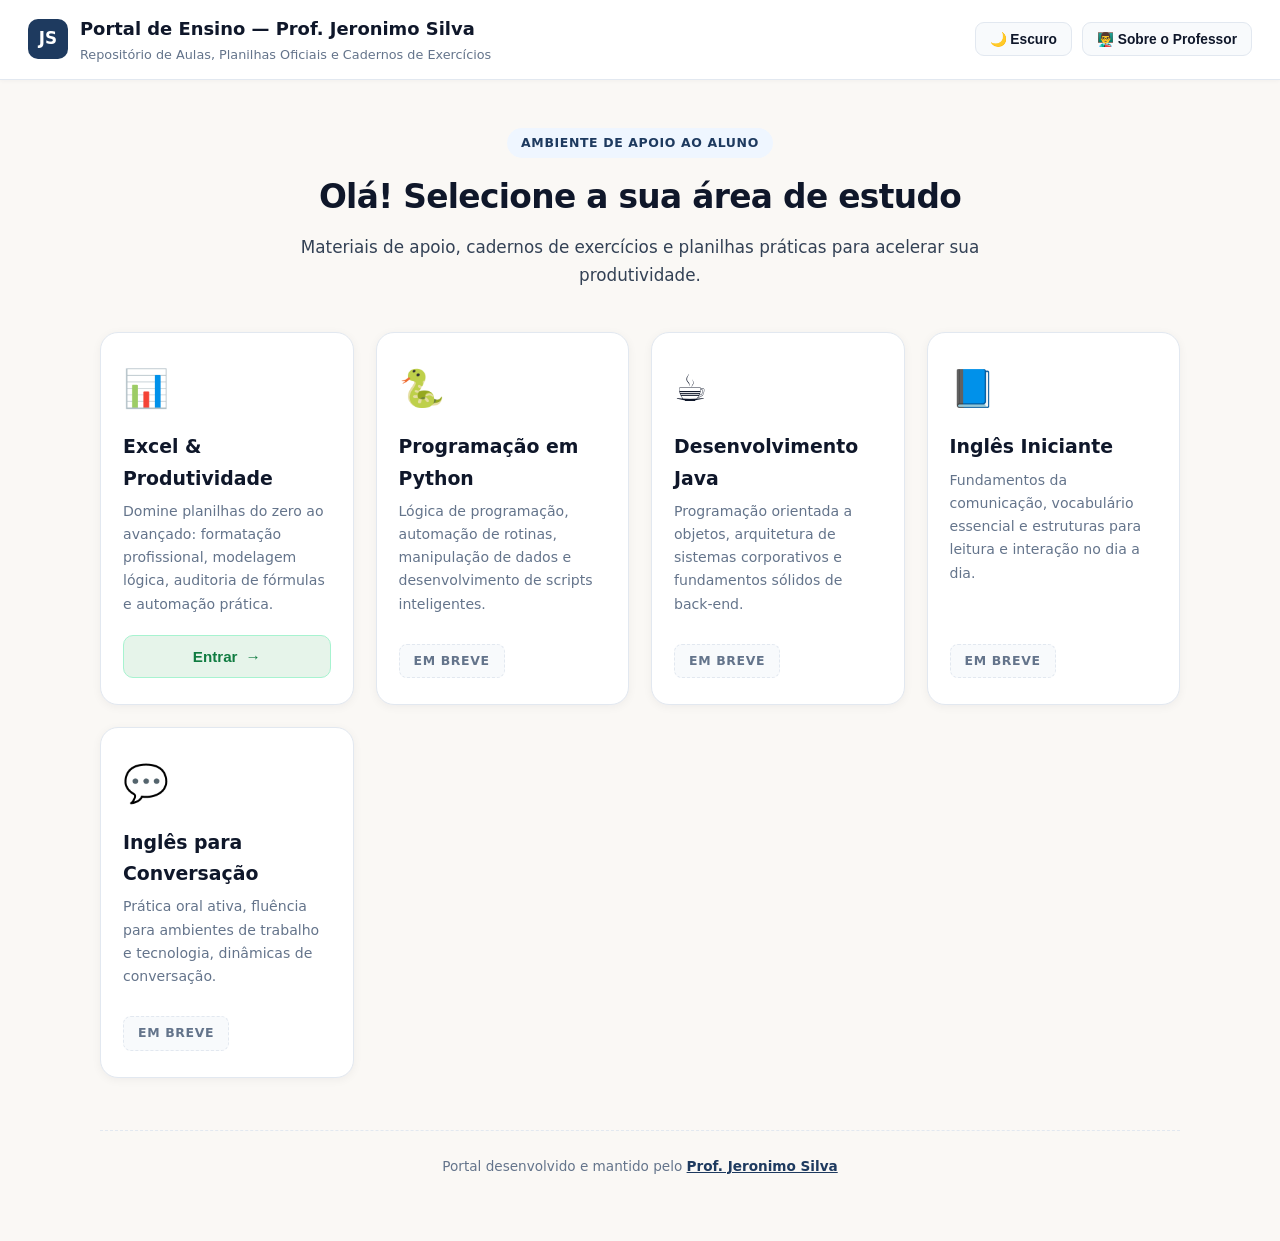
<file: index.html>
<!DOCTYPE html>
<html lang="pt-BR">
<head>
  <meta charset="UTF-8" />
  <meta name="viewport" content="width=device-width, initial-scale=1.0" />
  <title>Portal de Ensino — Prof. Jeronimo Silva</title>
  <link rel="stylesheet" href="style.css" />
</head>
<body>
  <div id="appRoot"></div>
  <script src="vendor/sql-wasm.js"></script>
  <script src="app.js"></script>
</body>
</html>
</file>
<file: style.css>
/* ==========================================================================
   PORTAL DE ESTUDOS — PROF. JERONIMO SILVA
   Arquitetura Unificada: Recepção por Turmas (Tela 1) -> Apostila Limpa (Tela 2)
   ========================================================================== */

:root {
  --excel-green: #107c41;
  --excel-green-light: #e6f4ea;
  --excel-green-hover: #0c5e31;
  --navy-primary: #1e3a5f;
  --navy-light: #eff6ff;
  --amber-accent: #d97706;
  --amber-soft: #fef3c7;
  --bg-page: #f8fafc;
  --bg-warm: #faf8f5;
  --card-white: #ffffff;
  --text-dark: #0f172a;
  --text-body: #334155;
  --text-muted: #64748b;
  --border-light: #e2e8f0;
  --shadow-sm: 0 2px 10px rgba(15, 23, 42, 0.05);
  --shadow-md: 0 12px 28px -6px rgba(15, 23, 42, 0.1);
  --radius-md: 12px;
  --radius-lg: 18px;
}

[data-theme="dark"], body.dark-theme {
  --excel-green: #22c55e;
  --excel-green-light: #064e3b;
  --excel-green-hover: #16a34a;
  --navy-primary: #38bdf8;
  --navy-light: #0f2744;
  --amber-accent: #f59e0b;
  --amber-soft: #451a03;
  --bg-page: #0b1120;
  --bg-warm: #0f172a;
  --card-white: #1e293b;
  --text-dark: #f8fafc;
  --text-body: #cbd5e1;
  --text-muted: #94a3b8;
  --border-light: #334155;
  --shadow-sm: 0 2px 10px rgba(0, 0, 0, 0.4);
  --shadow-md: 0 12px 28px -6px rgba(0, 0, 0, 0.6);
}

* {
  box-sizing: border-box;
  margin: 0;
  padding: 0;
}

body {
  font-family: 'Segoe UI', system-ui, -apple-system, sans-serif;
  background-color: var(--bg-page);
  color: var(--text-dark);
  line-height: 1.65;
}

/* --------------------------------------------------------------------------
   CABEÇALHO PRINCIPAL (LIMPO E ACOLHEDOR)
   -------------------------------------------------------------------------- */
.topbar {
  background: var(--card-white);
  border-bottom: 1px solid var(--border-light);
  padding: 14px 28px;
  display: flex;
  justify-content: space-between;
  align-items: center;
  flex-wrap: wrap;
  gap: 14px;
  position: sticky;
  top: 0;
  z-index: 100;
  box-shadow: 0 1px 4px rgba(15, 23, 42, 0.04);
  transition: transform 0.28s ease, box-shadow 0.28s ease;
  will-change: transform;
}

.topbar.topbar-hidden {
  transform: translateY(-100%);
  box-shadow: none;
}

.brand {
  display: flex;
  align-items: center;
  gap: 12px;
  cursor: pointer;
}

.brand-logo,
.brand-badge {
  background: var(--navy-primary);
  color: #fff;
  font-weight: 800;
  width: 40px;
  height: 40px;
  border-radius: 10px;
  display: flex;
  align-items: center;
  justify-content: center;
  font-size: 1.05rem;
}

body.dark-theme .brand-logo,
body.dark-theme .brand-badge {
  color: #0f172a;
}

.brand-text h1,
.brand-title h1 {
  font-size: 1.12rem;
  color: var(--text-dark);
  font-weight: 700;
}

.brand-text span,
.brand-title p {
  font-size: 0.8rem;
  color: var(--text-muted);
  display: block;
}

.topbar-actions {
  display: flex;
  align-items: center;
  gap: 10px;
  flex-wrap: wrap;
}

.topbar-btn {
  background: var(--bg-page);
  border: 1px solid var(--border-light);
  color: var(--text-dark);
  padding: 8px 14px;
  border-radius: 9px;
  font-size: 0.86rem;
  font-weight: 600;
  cursor: pointer;
  transition: all 0.15s;
  display: inline-flex;
  align-items: center;
  gap: 6px;
}

.topbar-btn:hover {
  background: var(--navy-light);
  border-color: var(--navy-primary);
  color: var(--navy-primary);
}

.btn-back-home {
  background: var(--bg-page);
  border: 1px solid var(--border-light);
  color: var(--navy-primary);
  padding: 8px 16px;
  border-radius: 9px;
  font-size: 0.88rem;
  font-weight: 700;
  cursor: pointer;
  transition: all 0.15s;
  display: inline-flex;
  align-items: center;
  gap: 6px;
}

.btn-back-home:hover {
  background: var(--navy-light);
  border-color: var(--navy-primary);
}

/* --------------------------------------------------------------------------
   TELA 1: RECEPÇÃO CALMA ORGANIZADA POR MODALIDADE E TURMAS
   -------------------------------------------------------------------------- */
.home-wrapper {
  background: var(--bg-warm);
  min-height: calc(100vh - 70px);
  padding: 48px 20px 64px;
}

.home-container {
  max-width: 1080px;
  margin: 0 auto;
}

.home-hero {
  text-align: center;
  max-width: 680px;
  margin: 0 auto 42px;
}

.home-hero-badge {
  display: inline-block;
  background: var(--navy-light);
  color: var(--navy-primary);
  font-size: 0.78rem;
  font-weight: 700;
  text-transform: uppercase;
  letter-spacing: 0.05em;
  padding: 5px 14px;
  border-radius: 99px;
  margin-bottom: 12px;
}

.home-hero h2 {
  font-size: 2.05rem;
  color: var(--text-dark);
  margin-bottom: 10px;
  letter-spacing: -0.02em;
}

.home-hero p {
  font-size: 1.05rem;
  color: var(--text-body);
}

.areas-grid {
  display: grid;
  grid-template-columns: repeat(auto-fit, minmax(245px, 1fr));
  gap: 22px;
}

.area-card {
  background: var(--card-white);
  border: 1px solid var(--border-light);
  border-radius: var(--radius-lg);
  padding: 26px 22px;
  box-shadow: var(--shadow-sm);
  display: flex;
  flex-direction: column;
  justify-content: space-between;
  transition: all 0.2s ease;
}

.area-card:hover {
  transform: translateY(-3px);
  box-shadow: var(--shadow-md);
}

.area-icon {
  font-size: 2.3rem;
  margin-bottom: 12px;
  display: block;
}

.area-card h3 {
  font-size: 1.18rem;
  color: var(--text-dark);
  margin-bottom: 6px;
}

.area-card p {
  font-size: 0.88rem;
  color: var(--text-muted);
  margin-bottom: 18px;
}

.turmas-group-label {
  font-size: 0.74rem;
  font-weight: 700;
  text-transform: uppercase;
  letter-spacing: 0.05em;
  color: var(--text-muted);
  margin-bottom: 8px;
  display: block;
}

.turmas-list {
  display: flex;
  flex-direction: column;
  gap: 8px;
}

.btn-turma {
  width: 100%;
  text-align: left;
  padding: 11px 14px;
  border-radius: 10px;
  font-size: 0.88rem;
  font-weight: 700;
  cursor: pointer;
  transition: all 0.18s;
  display: flex;
  justify-content: space-between;
  align-items: center;
  border: 1px solid transparent;
}

.btn-turma.active-turma {
  background: var(--excel-green-light);
  color: var(--excel-green);
  border-color: #a7f3d0;
}

.btn-turma.active-turma:hover {
  background: var(--excel-green);
  color: #fff;
}

.btn-entrar {
  width: 100%;
  padding: 12px 18px;
  border-radius: 10px;
  font-size: 0.95rem;
  font-weight: 700;
  cursor: pointer;
  transition: all 0.18s;
  display: flex;
  justify-content: center;
  align-items: center;
  gap: 8px;
  background: var(--excel-green-light);
  color: var(--excel-green);
  border: 1px solid #a7f3d0;
}

.btn-entrar:hover {
  background: var(--excel-green);
  color: #fff;
  border-color: var(--excel-green);
  transform: translateY(-2px);
  box-shadow: 0 4px 12px rgba(16, 124, 65, 0.25);
}

body.dark-theme .btn-entrar {
  background: rgba(34, 197, 94, 0.15);
  color: #4ade80;
  border-color: rgba(34, 197, 94, 0.3);
}

body.dark-theme .btn-entrar:hover {
  background: #16a34a;
  color: #fff;
  border-color: #16a34a;
}

.btn-turma.secondary-turma {
  background: var(--bg-page);
  color: var(--text-body);
  border-color: var(--border-light);
}

.btn-turma.secondary-turma:hover {
  background: var(--navy-light);
  color: var(--navy-primary);
  border-color: #bfdbfe;
}

/* --------------------------------------------------------------------------
   TELA 2: APOSTILA DIGITAL DA TURMA (MENU LATERAL + 1 AULA POR VEZ)
   -------------------------------------------------------------------------- */
.classroom-layout {
  display: grid;
  grid-template-columns: 300px 1fr;
  min-height: calc(100vh - 70px);
  max-width: 1340px;
  margin: 0 auto;
}

@media (max-width: 860px) {
  .classroom-layout {
    grid-template-columns: 1fr;
  }
}

.sidebar {
  background: var(--card-white);
  border-right: 1px solid var(--border-light);
  padding: 24px 16px;
}

.turma-badge-box {
  background: var(--navy-light);
  border: 1px solid #bfdbfe;
  border-radius: 10px;
  padding: 12px 14px;
  margin-bottom: 20px;
}

.turma-badge-box span {
  font-size: 0.72rem;
  font-weight: 800;
  text-transform: uppercase;
  color: var(--navy-primary);
  letter-spacing: 0.05em;
  display: block;
}

.turma-badge-box strong {
  font-size: 0.94rem;
  color: var(--text-dark);
}

.nav-section-title {
  font-size: 0.73rem;
  text-transform: uppercase;
  letter-spacing: 0.06em;
  color: var(--text-muted);
  font-weight: 700;
  margin: 18px 10px 8px;
}

.nav-item {
  display: flex;
  align-items: center;
  gap: 10px;
  width: 100%;
  text-align: left;
  background: transparent;
  border: none;
  padding: 10px 12px;
  border-radius: 9px;
  font-size: 0.9rem;
  color: var(--text-body);
  cursor: pointer;
  transition: all 0.15s;
  margin-bottom: 4px;
}

.nav-item:hover {
  background: var(--bg-page);
  color: var(--text-dark);
}

.nav-item.active {
  background: var(--excel-green-light);
  color: var(--excel-green);
  font-weight: 700;
}

.content-area {
  padding: 40px 52px;
  max-width: 880px;
}

@media (max-width: 640px) {
  .content-area {
    padding: 24px 18px;
  }
}

.chapter-tag {
  font-size: 0.82rem;
  color: var(--excel-green);
  font-weight: 700;
  text-transform: uppercase;
  letter-spacing: 0.04em;
  margin-bottom: 8px;
}

.chapter-title {
  font-size: 1.9rem;
  font-weight: 800;
  color: var(--text-dark);
  margin-bottom: 12px;
  line-height: 1.25;
}

.chapter-lead {
  font-size: 1.05rem;
  color: var(--text-body);
  margin-bottom: 28px;
}

.download-banner {
  background: linear-gradient(135deg, #f0fdf4 0%, #dcfce7 100%);
  border: 1px solid #86efac;
  border-radius: var(--radius-md);
  padding: 20px 24px;
  display: flex;
  justify-content: space-between;
  align-items: center;
  flex-wrap: wrap;
  gap: 16px;
  margin-bottom: 32px;
}

.download-banner h4 {
  color: #065f46;
  font-size: 1.02rem;
  margin-bottom: 3px;
}

.download-banner p {
  color: #047857;
  font-size: 0.86rem;
}

.btn-dl {
  background: var(--excel-green);
  color: #fff;
  text-decoration: none;
  padding: 12px 20px;
  border-radius: 10px;
  font-weight: 700;
  font-size: 0.92rem;
  display: inline-flex;
  align-items: center;
  gap: 8px;
  box-shadow: 0 4px 12px rgba(16, 124, 65, 0.22);
  transition: all 0.2s;
}

.btn-dl:hover {
  background: var(--excel-green-hover);
  transform: translateY(-1px);
}

.download-banner-extra {
  background: linear-gradient(135deg, #f5f3ff 0%, #ede9fe 100%);
  border: 1px solid #c4b5fd;
  margin-top: -16px;
  margin-bottom: 32px;
}

.download-banner-extra h4 {
  color: #5b21b6;
}

.download-banner-extra p {
  color: #6d28d9;
}

.btn-dl-extra {
  background: #6d28d9;
  box-shadow: 0 4px 12px rgba(109, 40, 217, 0.25);
}

.btn-dl-extra:hover {
  background: #5b21b6;
  transform: translateY(-1px);
}

.section-h3 {
  font-size: 1.22rem;
  color: var(--text-dark);
  margin: 28px 0 14px;
  padding-bottom: 8px;
  border-bottom: 2px solid var(--border-light);
}

.concept-grid {
  display: grid;
  grid-template-columns: repeat(auto-fit, minmax(230px, 1fr));
  gap: 14px;
  margin-bottom: 24px;
}

.concept-card {
  background: var(--card-white);
  border: 1px solid var(--border-light);
  border-radius: 10px;
  padding: 16px;
  box-shadow: var(--shadow-sm);
}

.concept-card strong {
  display: block;
  color: var(--navy-primary);
  font-size: 0.95rem;
  margin-bottom: 6px;
}

.concept-card p {
  font-size: 0.86rem;
  color: var(--text-body);
}

.callout-tip {
  background: var(--amber-soft);
  border-left: 4px solid var(--amber-accent);
  padding: 16px 20px;
  border-radius: 8px;
  color: #78350f;
  font-size: 0.92rem;
  margin: 24px 0;
}

.accordion-item {
  background: var(--card-white);
  border: 1px solid var(--border-light);
  border-radius: 10px;
  margin-bottom: 10px;
  overflow: hidden;
}

.accordion-header {
  width: 100%;
  text-align: left;
  background: var(--card-white);
  border: none;
  padding: 15px 18px;
  font-size: 0.95rem;
  font-weight: 700;
  color: var(--text-dark);
  cursor: pointer;
  display: flex;
  justify-content: space-between;
  align-items: center;
}

.accordion-header:hover {
  background: #f1f5f9;
}

.accordion-body {
  padding: 12px 18px 16px;
  font-size: 0.9rem;
  color: var(--text-body);
  border-top: 1px solid var(--border-light);
  display: none;
}

.accordion-item.open .accordion-body {
  display: block;
}

.pager-row {
  display: flex;
  justify-content: space-between;
  margin-top: 40px;
  padding-top: 20px;
  border-top: 1px solid var(--border-light);
  gap: 14px;
}

.pager-btn {
  background: var(--card-white);
  border: 1px solid var(--border-light);
  padding: 11px 18px;
  border-radius: 10px;
  font-size: 0.9rem;
  font-weight: 600;
  color: var(--navy-primary);
  cursor: pointer;
  transition: all 0.15s;
}

.pager-btn:hover {
  border-color: var(--excel-green);
  background: var(--excel-green-light);
}

kbd.light-kbd {
  background: #fff;
  border: 1px solid #cbd5e1;
  border-bottom-width: 2px;
  border-radius: 5px;
  padding: 2px 7px;
  font-family: monospace;
  font-weight: 700;
  color: var(--navy-primary);
}

/* --------------------------------------------------------------------------
   GLOSSÁRIO TÉCNICO & ATALHOS PRÁTICOS
   -------------------------------------------------------------------------- */
.glossary-search {
  width: 100%;
  background: var(--card-white);
  border: 1px solid var(--border-light);
  border-radius: 10px;
  padding: 12px 16px;
  font-size: 0.95rem;
  color: var(--text-dark);
  margin-bottom: 22px;
  box-shadow: var(--shadow-sm);
}

.glossary-search:focus {
  outline: none;
  border-color: var(--excel-green);
}

.glossary-grid {
  display: grid;
  grid-template-columns: repeat(auto-fill, minmax(310px, 1fr));
  gap: 18px;
  margin-top: 10px;
}

.glossary-card {
  background: var(--card-white);
  border: 1px solid var(--border-light);
  border-radius: 14px;
  padding: 20px;
  box-shadow: var(--shadow-sm);
  display: flex;
  flex-direction: column;
  justify-content: space-between;
  transition: all 0.2s ease;
}

.glossary-card:hover {
  border-color: #cbd5e1;
  box-shadow: var(--shadow-md);
}

.glossary-term {
  font-size: 1.05rem;
  font-weight: 700;
  color: var(--navy-primary);
  margin-bottom: 8px;
}

.glossary-def {
  font-size: 0.88rem;
  color: var(--text-body);
  margin-bottom: 14px;
  line-height: 1.55;
}

.glossary-sources {
  display: flex;
  flex-wrap: wrap;
  gap: 6px;
  padding-top: 10px;
  border-top: 1px dashed var(--border-light);
}

.source-tag {
  background: var(--bg-page);
  color: var(--excel-green);
  border: 1px solid #cbd5e1;
  padding: 4px 10px;
  border-radius: 6px;
  font-size: 0.74rem;
  font-weight: 700;
  cursor: pointer;
  transition: all 0.15s;
}

.source-tag:hover {
  background: var(--excel-green);
  color: #fff;
  border-color: var(--excel-green);
}

/* --------------------------------------------------------------------------
   SEÇÃO: SOBRE O PROFESSOR & LINKS SOCIAIS (HOME E TURMA)
   -------------------------------------------------------------------------- */
.home-teacher-section {
  margin-top: 48px;
  padding-top: 36px;
  border-top: 1px dashed var(--border-light);
}

.teacher-card-main {
  background: var(--card-white);
  border: 1px solid var(--border-light);
  border-radius: var(--radius-lg);
  padding: 32px;
  box-shadow: var(--shadow-sm);
  display: flex;
  gap: 28px;
  align-items: flex-start;
  transition: all 0.2s ease;
}

.teacher-card-main:hover {
  box-shadow: var(--shadow-md);
  border-color: #cbd5e1;
}

.teacher-avatar-lg {
  width: 72px;
  height: 72px;
  border-radius: 18px;
  background: linear-gradient(135deg, var(--navy-primary) 0%, #2563eb 100%);
  color: #fff;
  font-size: 1.6rem;
  font-weight: 800;
  display: flex;
  align-items: center;
  justify-content: center;
  flex-shrink: 0;
  box-shadow: 0 4px 12px rgba(30, 58, 95, 0.25);
}

.teacher-content {
  flex: 1;
}

.teacher-tag {
  display: inline-block;
  background: var(--excel-green-light);
  color: var(--excel-green);
  font-size: 0.76rem;
  font-weight: 700;
  text-transform: uppercase;
  letter-spacing: 0.05em;
  padding: 4px 10px;
  border-radius: 6px;
  margin-bottom: 8px;
}

.teacher-name {
  font-size: 1.35rem;
  font-weight: 700;
  color: var(--text-dark);
  margin-bottom: 4px;
}

.teacher-headline {
  font-size: 0.95rem;
  font-weight: 600;
  color: var(--navy-primary);
  margin-bottom: 12px;
}

.teacher-bio {
  font-size: 0.92rem;
  color: var(--text-body);
  line-height: 1.6;
  margin-bottom: 20px;
}

.teacher-social-grid {
  display: flex;
  flex-wrap: wrap;
  gap: 12px;
}

.social-btn {
  display: inline-flex;
  align-items: center;
  gap: 10px;
  padding: 10px 16px;
  border-radius: 10px;
  text-decoration: none;
  font-size: 0.88rem;
  font-weight: 600;
  border: 1px solid var(--border-light);
  background: var(--bg-page);
  color: var(--text-dark);
  transition: all 0.2s ease;
}

.social-btn .social-icon {
  font-size: 1.15rem;
}

.social-btn .social-meta {
  display: flex;
  flex-direction: column;
  text-align: left;
}

.social-btn .social-meta strong {
  font-size: 0.84rem;
  line-height: 1.2;
}

.social-btn .social-meta small {
  font-size: 0.72rem;
  color: var(--text-muted);
  font-weight: normal;
}

.social-btn:hover {
  transform: translateY(-2px);
  box-shadow: 0 4px 12px rgba(15, 23, 42, 0.08);
}

.social-btn.linkedin:hover {
  background: #0077b5;
  color: #fff;
  border-color: #0077b5;
}
.social-btn.linkedin:hover small {
  color: #e0f2fe;
}

.social-btn.github:hover {
  background: #24292f;
  color: #fff;
  border-color: #24292f;
}
.social-btn.github:hover small {
  color: #cbd5e1;
}

.social-btn.instagram:hover {
  background: linear-gradient(45deg, #f09433, #e6683c, #dc2743, #cc2366, #bc1888);
  color: #fff;
  border-color: transparent;
}
.social-btn.instagram:hover small {
  color: #ffe4e6;
}

/* Sidebar teacher box */
.sidebar-teacher-box {
  margin-top: 24px;
  padding-top: 18px;
  border-top: 1px dashed var(--border-light);
}

.sidebar-teacher-header {
  display: flex;
  align-items: center;
  gap: 10px;
  margin-bottom: 12px;
}

.teacher-avatar-sm {
  width: 34px;
  height: 34px;
  border-radius: 8px;
  background: var(--navy-primary);
  color: #fff;
  font-weight: 700;
  font-size: 0.82rem;
  display: flex;
  align-items: center;
  justify-content: center;
  flex-shrink: 0;
}

.teacher-avatar-sm-img {
  width: 38px;
  height: 38px;
  border-radius: 50%;
  object-fit: cover;
  border: 2px solid var(--border-light);
  flex-shrink: 0;
}

.sidebar-teacher-name {
  font-size: 0.85rem;
  font-weight: 700;
  color: var(--text-dark);
  line-height: 1.2;
}

.sidebar-teacher-sub {
  font-size: 0.72rem;
  color: var(--text-muted);
}

.sidebar-social-links {
  display: flex;
  gap: 8px;
}

.sidebar-social-links a {
  flex: 1;
  display: inline-flex;
  align-items: center;
  justify-content: center;
  padding: 6px 0;
  background: var(--card-white);
  border: 1px solid var(--border-light);
  border-radius: 6px;
  font-size: 0.85rem;
  text-decoration: none;
  transition: all 0.15s ease;
}

.sidebar-social-links a:hover {
  border-color: var(--navy-primary);
  background: var(--navy-light);
  transform: translateY(-1px);
}

/* --------------------------------------------------------------------------
   TELA DEDICADA: SOBRE O PROFESSOR (VISÃO COMPLETA COM FOTO)
   -------------------------------------------------------------------------- */
.sobre-profile-card {
  background: var(--card-white);
  border: 1px solid var(--border-light);
  border-radius: var(--radius-lg);
  padding: 40px;
  box-shadow: var(--shadow-sm);
  max-width: 860px;
  margin: 0 auto 40px;
}

.sobre-profile-header {
  display: flex;
  align-items: center;
  gap: 32px;
  margin-bottom: 28px;
  padding-bottom: 28px;
  border-bottom: 1px dashed var(--border-light);
}

.profile-photo-wrapper {
  position: relative;
  flex-shrink: 0;
}

.profile-photo {
  width: 140px;
  height: 140px;
  border-radius: 50%;
  object-fit: cover;
  border: 4px solid var(--card-white);
  box-shadow: 0 8px 24px rgba(15, 23, 42, 0.15);
}

body.dark-theme .profile-photo {
  border-color: var(--border-light);
  box-shadow: 0 8px 24px rgba(0, 0, 0, 0.5);
}

.profile-header-info {
  flex: 1;
}

.profile-header-info h2 {
  font-size: 1.85rem;
  font-weight: 700;
  color: var(--text-dark);
  margin-bottom: 4px;
  letter-spacing: -0.02em;
}

.profile-role {
  font-size: 0.98rem;
  font-weight: 600;
  color: var(--navy-primary);
  margin-bottom: 16px;
}

.sobre-body p {
  font-size: 0.95rem;
  color: var(--text-body);
  line-height: 1.65;
}

.sobre-actions {
  display: flex;
  gap: 14px;
  margin-top: 36px;
  padding-top: 24px;
  border-top: 1px dashed var(--border-light);
  flex-wrap: wrap;
  align-items: center;
}

.home-discreet-footer {
  text-align: center;
  font-size: 0.85rem;
  color: var(--text-muted);
  margin-top: 52px;
  padding-top: 24px;
  border-top: 1px dashed var(--border-light);
}

.home-discreet-footer a {
  color: var(--navy-primary);
  text-decoration: underline;
  font-weight: 600;
  cursor: pointer;
}

/* Dark theme specific fixes */
body.dark-theme .download-banner {
  background: linear-gradient(135deg, rgba(6, 78, 59, 0.5) 0%, rgba(15, 23, 42, 0.7) 100%);
  border-color: #065f46;
}

body.dark-theme .download-banner-extra {
  background: linear-gradient(135deg, rgba(88, 28, 135, 0.4) 0%, rgba(15, 23, 42, 0.7) 100%);
  border-color: #6d28d9;
}

body.dark-theme .download-banner-extra h4 {
  color: #c4b5fd;
}

body.dark-theme .download-banner-extra p {
  color: #ddd6fe;
}

body.dark-theme .download-banner h4 {
  color: #86efac;
}

body.dark-theme .callout-tip {
  background: rgba(120, 53, 15, 0.3);
  border-left-color: #f59e0b;
  color: #fde68a;
}

body.dark-theme .accordion-header:hover {
  background: #334155;
}

body.dark-theme kbd.light-kbd {
  background: #0f172a;
  border-color: #475569;
  color: #38bdf8;
}

.em-breve-container {
  padding-top: 10px;
}

.badge-em-breve {
  display: inline-block;
  background: var(--bg-page);
  color: var(--text-muted);
  border: 1px dashed var(--border-light);
  font-size: 0.78rem;
  font-weight: 700;
  text-transform: uppercase;
  letter-spacing: 0.05em;
  padding: 6px 14px;
  border-radius: 8px;
}

body.dark-theme .badge-em-breve {
  background: rgba(148, 163, 184, 0.08);
  border-color: #475569;
  color: #94a3b8;
}

@media (max-width: 768px) {
  .topbar {
    padding: 8px 12px;
    gap: 8px;
  }

  .brand {
    gap: 8px;
  }

  .brand-logo,
  .brand-badge {
    width: 32px;
    height: 32px;
    font-size: 0.85rem;
    border-radius: 8px;
  }

  .brand-text h1,
  .brand-title h1 {
    font-size: 0.92rem;
  }

  .brand-text span,
  .brand-title p {
    display: none; /* Oculta subtítulo longo no celular para economizar altura */
  }

  .topbar-actions {
    gap: 6px;
  }

  .topbar-btn,
  .btn-back-home {
    padding: 6px 10px;
    font-size: 0.78rem;
    border-radius: 7px;
  }

  .teacher-card-main {
    flex-direction: column;
    align-items: center;
    text-align: center;
  }
  .teacher-social-grid {
    justify-content: center;
  }
  .teacher-social-grid .social-btn {
    width: 100%;
    justify-content: center;
  }
  .sobre-profile-header {
    flex-direction: column;
    text-align: center;
    gap: 20px;
  }
}
</file>
